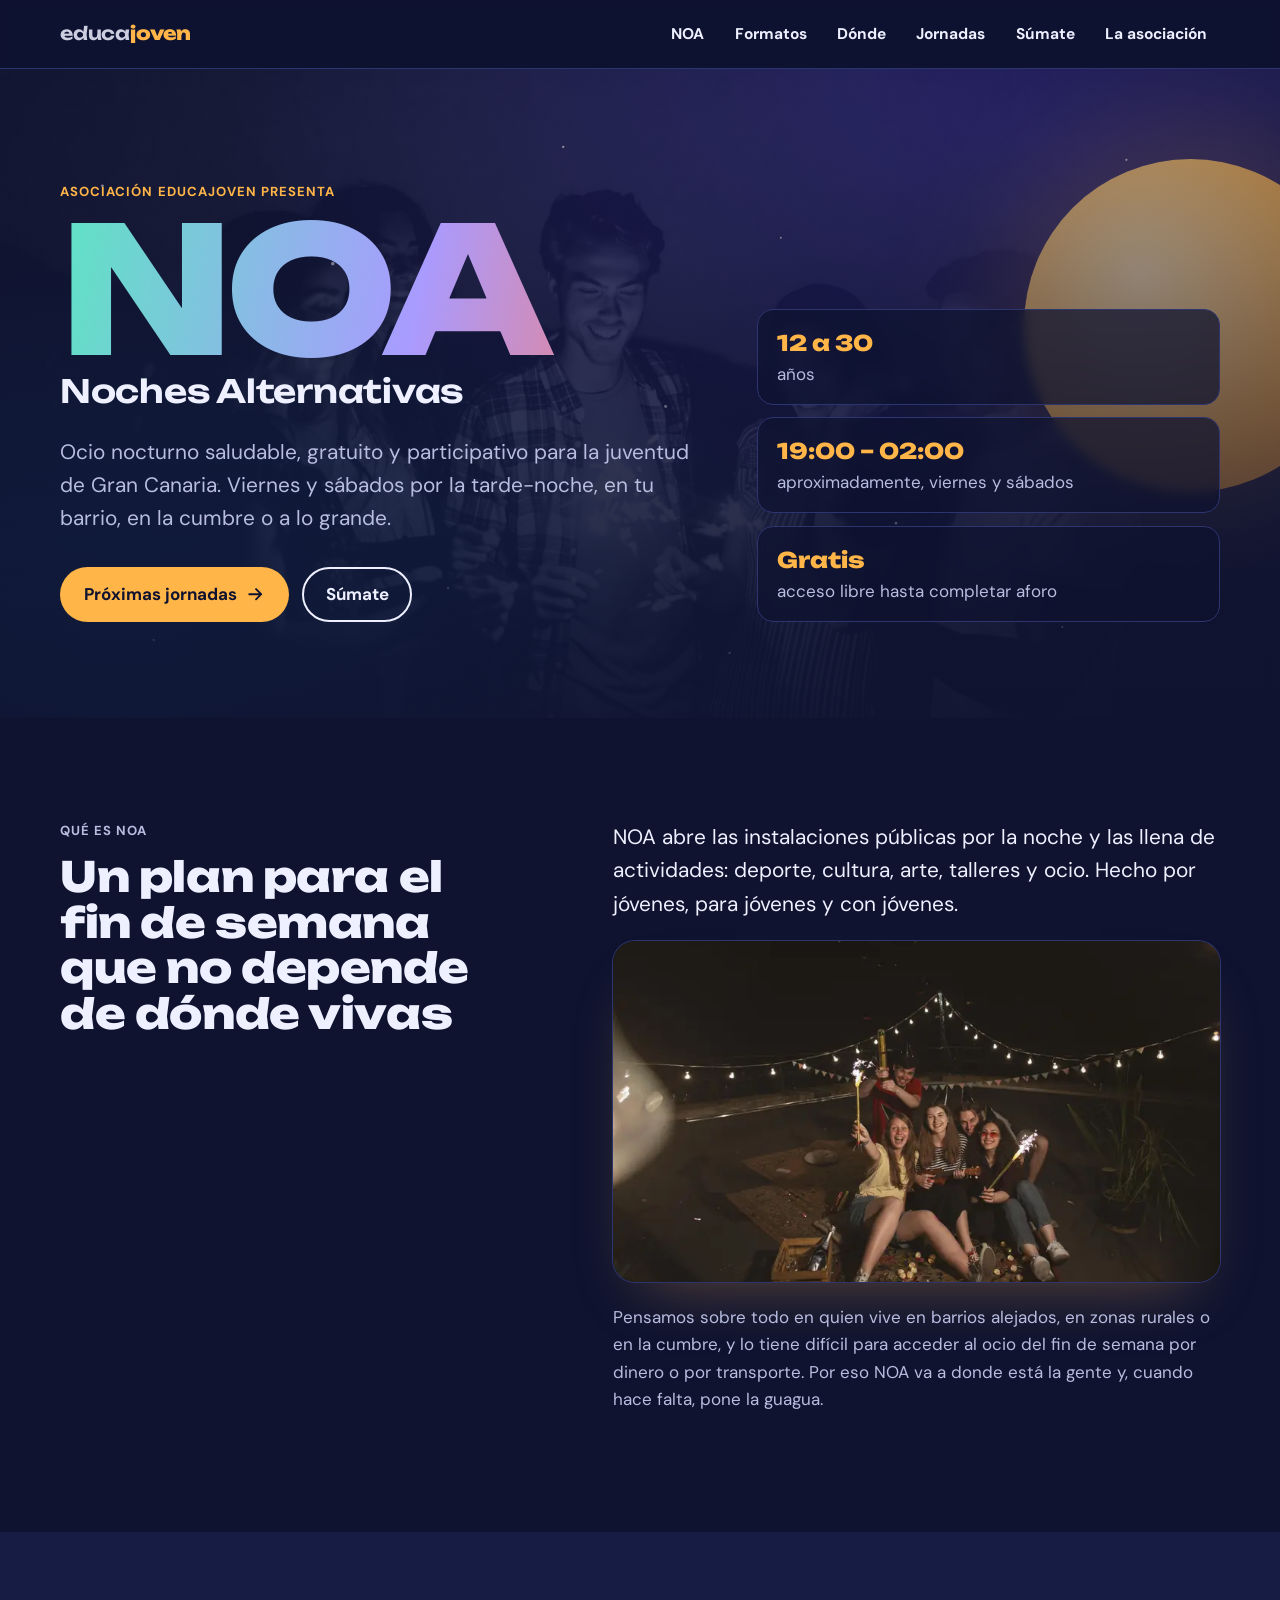
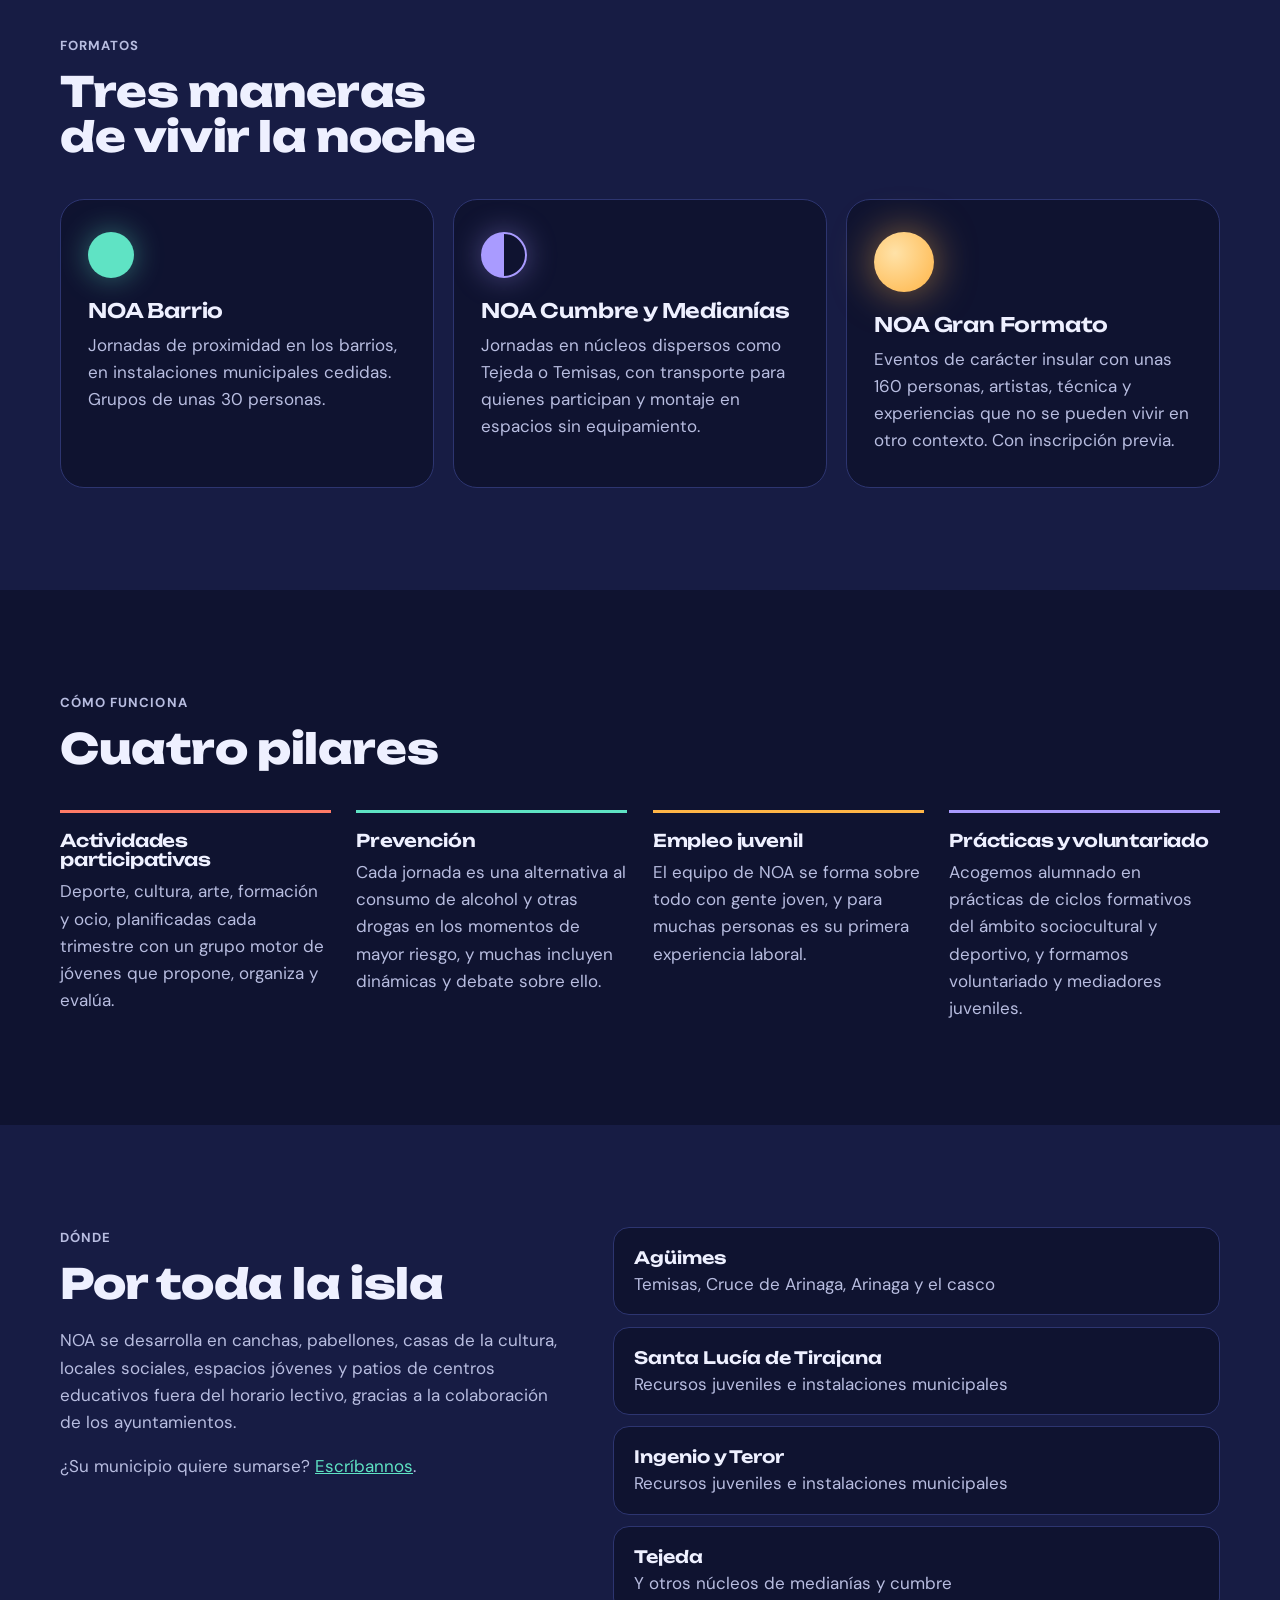
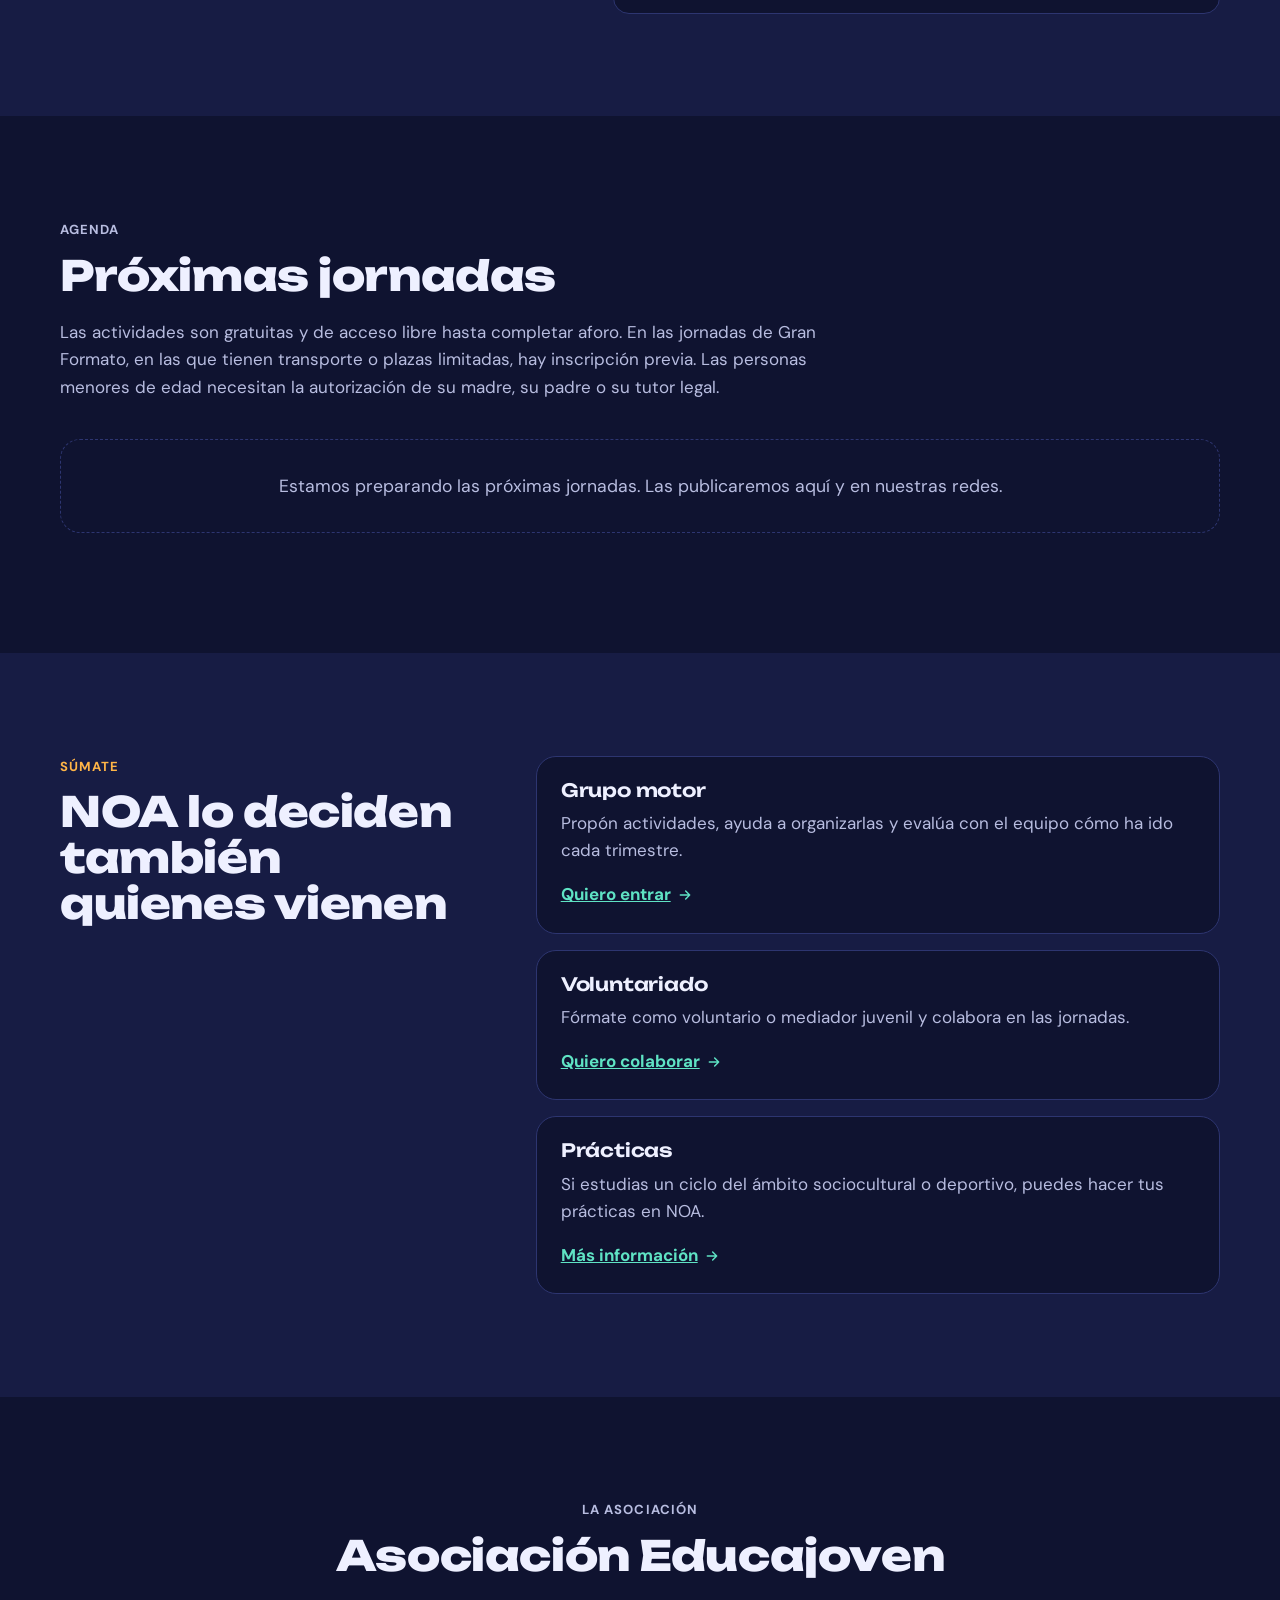
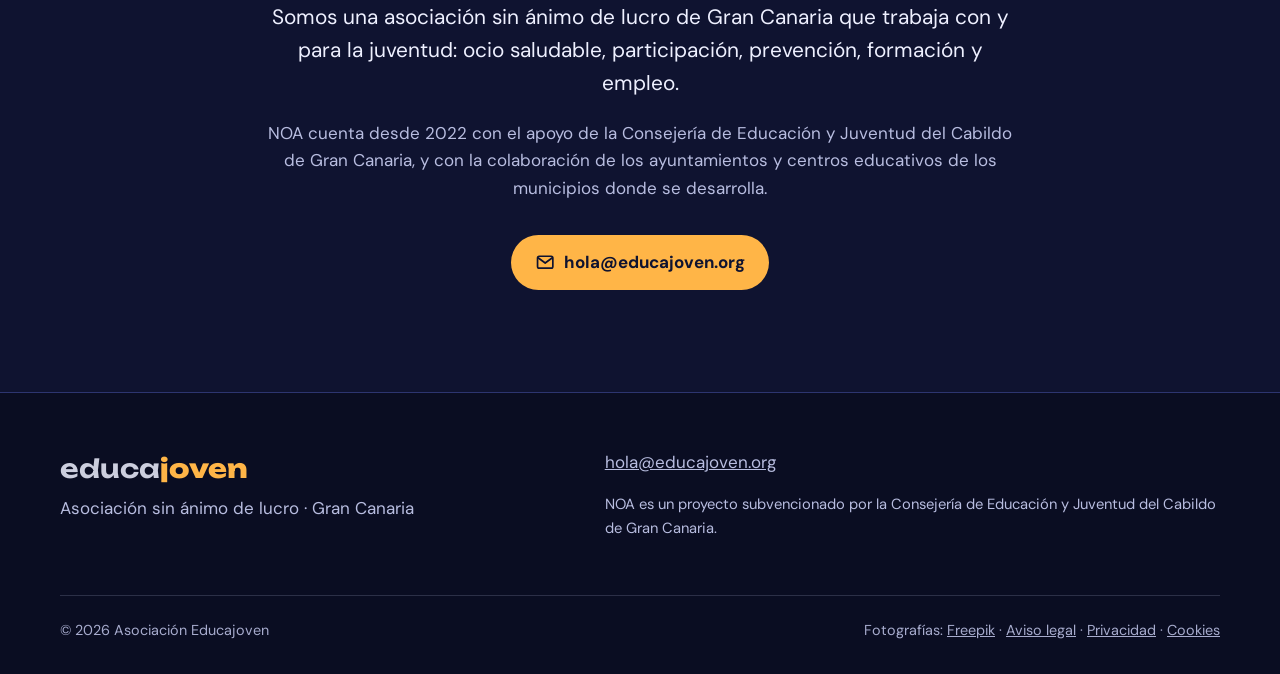
<file: index.html>
<!doctype html>
<html lang="es" class="sin-js">
<head>
<meta charset="utf-8">
<meta name="viewport" content="width=device-width, initial-scale=1">
<title>NOA · Noches Alternativas · Asociación Educajoven</title>
<meta name="description" content="NOA: ocio nocturno saludable, gratuito y participativo para jóvenes de 12 a 30 años en Gran Canaria. Un proyecto de la Asociación Educajoven.">
<link rel="canonical" href="https://educajoven.org/">
<meta name="theme-color" content="#0f1330">
<meta property="og:type" content="website">
<meta property="og:site_name" content="Asociación Educajoven">
<meta property="og:locale" content="es_ES">
<meta property="og:title" content="NOA · Noches Alternativas · Asociación Educajoven">
<meta property="og:description" content="NOA: ocio nocturno saludable, gratuito y participativo para jóvenes de 12 a 30 años en Gran Canaria. Un proyecto de la Asociación Educajoven.">
<meta property="og:url" content="https://educajoven.org/">
<meta property="og:image" content="https://educajoven.org/img/og.png">
<meta name="twitter:card" content="summary_large_image">
<link rel="icon" href="/favicon.svg" type="image/svg+xml">
<link rel="icon" href="/favicon.png" type="image/png">
<link rel="apple-touch-icon" href="/apple-touch-icon.png">
<link rel="manifest" href="/site.webmanifest">
<link rel="preload" href="/fonts/unbounded-latin-800-normal.woff2" as="font" type="font/woff2" crossorigin>
<link rel="preload" href="/fonts/dm-sans-latin-400-normal.woff2" as="font" type="font/woff2" crossorigin>
<link rel="stylesheet" href="/css/estilos.css">
</head>
<body>
<a class="saltar" href="#contenido">Saltar al contenido</a>
<header class="nav">
  <div class="contenedor nav-fila">
    <a class="marca" href="/" aria-label="Asociación Educajoven, ir al inicio"><span class="logo"><span class="logo-educa">educa</span><span class="logo-joven">joven</span></span></a>
    <button class="boton-menu" type="button" aria-controls="menu" aria-expanded="false"><span class="visualmente-oculto">Abrir menú</span><svg viewBox="0 0 24 24" fill="none" stroke="currentColor" stroke-width="2.2" stroke-linecap="round" aria-hidden="true"><path d="M4 7h16M4 12h16M4 17h16"/></svg></button>
    <ul class="menu" id="menu"><li><a href="/#noa">NOA</a></li><li><a href="/#formatos">Formatos</a></li><li><a href="/#donde">Dónde</a></li><li><a href="/#jornadas">Jornadas</a></li><li><a href="/#sumate">Súmate</a></li><li><a href="/#asociacion">La asociación</a></li></ul>
  </div>
</header>
<main id="contenido">
<section class="portada con-foto" id="noa">
  <img class="portada-foto" src="/img/fotos/bengalas-800.webp" srcset="/img/fotos/bengalas-800.webp 800w, /img/fotos/bengalas-1600.webp 1600w" sizes="100vw" alt="" loading="eager" decoding="async" fetchpriority="high">
  <svg class="cielo" aria-hidden="true" focusable="false"><circle cx="8%" cy="18%" r="1.4"/><circle cx="17%" cy="64%" r="1"/><circle cx="26%" cy="30%" r="1.8"/><circle cx="35%" cy="80%" r="1.1"/><circle cx="44%" cy="12%" r="1.2"/><circle cx="52%" cy="52%" r="1.6"/><circle cx="61%" cy="26%" r="1"/><circle cx="70%" cy="70%" r="1.3"/><circle cx="79%" cy="40%" r="1.9"/><circle cx="88%" cy="14%" r="1.1"/><circle cx="94%" cy="58%" r="1.4"/><circle cx="12%" cy="88%" r="1"/><circle cx="57%" cy="90%" r="1.2"/><circle cx="83%" cy="86%" r="1"/></svg>
  <div class="contenedor portada-grid">
    <div>
      <p class="antetitulo">Asociación Educajoven presenta</p>
      <h1><span class="noa">NOA</span><span class="noa-sub">Noches Alternativas</span></h1>
      <p class="entradilla">Ocio nocturno saludable, gratuito y participativo para la juventud de Gran Canaria. Viernes y sábados por la tarde-noche, en tu barrio, en la cumbre o a lo grande.</p>
      <div class="botones">
        <a class="boton boton-luz" href="#jornadas">Próximas jornadas <svg viewBox="0 0 24 24" fill="none" stroke="currentColor" stroke-width="2.2" stroke-linecap="round" stroke-linejoin="round" aria-hidden="true"><path d="M5 12h14M13 6l6 6-6 6"/></svg></a>
        <a class="boton boton-linea" href="#sumate">Súmate</a>
      </div>
    </div>
    <ul class="datos-noa" aria-label="NOA en breve">
      <li><strong>12 a 30</strong><span>años</span></li>
      <li><strong>19:00 – 02:00</strong><span>aproximadamente, viernes y sábados</span></li>
      <li><strong>Gratis</strong><span>acceso libre hasta completar aforo</span></li>
    </ul>
  </div>
  <div class="luna" aria-hidden="true"></div>
</section>

<section class="seccion" aria-labelledby="t-que">
  <div class="contenedor que-grid">
    <div><p class="antetitulo">Qué es NOA</p><h2 id="t-que">Un plan para el fin de semana que no depende de dónde vivas</h2></div>
    <div>
      <p class="entradilla">NOA abre las instalaciones públicas por la noche y las llena de actividades: deporte, cultura, arte, talleres y ocio. Hecho por jóvenes, para jóvenes y con jóvenes.</p>
      <img class="que-foto" src="/img/fotos/fuegos-800.webp" srcset="/img/fotos/fuegos-800.webp 800w, /img/fotos/fuegos-1600.webp 1600w" sizes="(min-width: 860px) 45vw, 92vw" alt="Grupo de amigos celebrando de noche con fuegos artificiales" loading="lazy" decoding="async">
      <p>Pensamos sobre todo en quien vive en barrios alejados, en zonas rurales o en la cumbre, y lo tiene difícil para acceder al ocio del fin de semana por dinero o por transporte. Por eso NOA va a donde está la gente y, cuando hace falta, pone la guagua.</p>
    </div>
  </div>
</section>

<section class="seccion seccion-alta" id="formatos" aria-labelledby="t-formatos">
  <div class="contenedor">
    <div class="cabecera-seccion"><p class="antetitulo">Formatos</p><h2 id="t-formatos">Tres maneras de vivir la noche</h2></div>
    <div class="formatos"><article class="formato formato-barrio aparece"><span class="formato-luna" aria-hidden="true"></span>
      <h3>NOA Barrio</h3><p>Jornadas de proximidad en los barrios, en instalaciones municipales cedidas. Grupos de unas 30 personas.</p></article><article class="formato formato-cumbre aparece"><span class="formato-luna" aria-hidden="true"></span>
      <h3>NOA Cumbre y Medianías</h3><p>Jornadas en núcleos dispersos como Tejeda o Temisas, con transporte para quienes participan y montaje en espacios sin equipamiento.</p></article><article class="formato formato-gran aparece"><span class="formato-luna" aria-hidden="true"></span>
      <h3>NOA Gran Formato</h3><p>Eventos de carácter insular con unas 160 personas, artistas, técnica y experiencias que no se pueden vivir en otro contexto. Con inscripción previa.</p></article></div>
  </div>
</section>

<section class="seccion" aria-labelledby="t-pilares">
  <div class="contenedor">
    <div class="cabecera-seccion"><p class="antetitulo">Cómo funciona</p><h2 id="t-pilares">Cuatro pilares</h2></div>
    <ul class="pilares"><li class="aparece"><h3>Actividades participativas</h3><p>Deporte, cultura, arte, formación y ocio, planificadas cada trimestre con un grupo motor de jóvenes que propone, organiza y evalúa.</p></li><li class="aparece"><h3>Prevención</h3><p>Cada jornada es una alternativa al consumo de alcohol y otras drogas en los momentos de mayor riesgo, y muchas incluyen dinámicas y debate sobre ello.</p></li><li class="aparece"><h3>Empleo juvenil</h3><p>El equipo de NOA se forma sobre todo con gente joven, y para muchas personas es su primera experiencia laboral.</p></li><li class="aparece"><h3>Prácticas y voluntariado</h3><p>Acogemos alumnado en prácticas de ciclos formativos del ámbito sociocultural y deportivo, y formamos voluntariado y mediadores juveniles.</p></li></ul>
  </div>
</section>

<section class="seccion seccion-alta" id="donde" aria-labelledby="t-donde">
  <div class="contenedor donde-grid">
    <div><p class="antetitulo">Dónde</p><h2 id="t-donde">Por toda la isla</h2>
    <p>NOA se desarrolla en canchas, pabellones, casas de la cultura, locales sociales, espacios jóvenes y patios de centros educativos fuera del horario lectivo, gracias a la colaboración de los ayuntamientos.</p>
    <p>¿Su municipio quiere sumarse? <a href="mailto:hola@educajoven.org?subject=Mi%20municipio%20quiere%20sumarse%20a%20NOA">Escríbannos</a>.</p></div>
    <ul class="lugares"><li><strong>Agüimes</strong><span>Temisas, Cruce de Arinaga, Arinaga y el casco</span></li><li><strong>Santa Lucía de Tirajana</strong><span>Recursos juveniles e instalaciones municipales</span></li><li><strong>Ingenio y Teror</strong><span>Recursos juveniles e instalaciones municipales</span></li><li><strong>Tejeda</strong><span>Y otros núcleos de medianías y cumbre</span></li></ul>
  </div>
</section>

<section class="seccion" id="jornadas" aria-labelledby="t-jornadas">
  <div class="contenedor">
    <div class="cabecera-seccion"><p class="antetitulo">Agenda</p><h2 id="t-jornadas">Próximas jornadas</h2>
    <p>Las actividades son gratuitas y de acceso libre hasta completar aforo. En las jornadas de Gran Formato, en las que tienen transporte o plazas limitadas, hay inscripción previa. Las personas menores de edad necesitan la autorización de su madre, su padre o su tutor legal.</p></div>
    <p class="sin-jornadas">Estamos preparando las próximas jornadas. Las publicaremos aquí y en nuestras redes.</p>
  </div>
</section>

<section class="seccion seccion-alta" id="sumate" aria-labelledby="t-sumate">
  <div class="contenedor sumate">
    <div><p class="antetitulo">Súmate</p><h2 id="t-sumate">NOA lo deciden también quienes vienen</h2></div>
    <ul class="sumate-lista">
      <li><h3>Grupo motor</h3><p>Propón actividades, ayuda a organizarlas y evalúa con el equipo cómo ha ido cada trimestre.</p>
        <a href="mailto:hola@educajoven.org?subject=Quiero%20entrar%20en%20el%20grupo%20motor%20de%20NOA">Quiero entrar <svg viewBox="0 0 24 24" fill="none" stroke="currentColor" stroke-width="2.2" stroke-linecap="round" stroke-linejoin="round" aria-hidden="true"><path d="M5 12h14M13 6l6 6-6 6"/></svg></a></li>
      <li><h3>Voluntariado</h3><p>Fórmate como voluntario o mediador juvenil y colabora en las jornadas.</p>
        <a href="mailto:hola@educajoven.org?subject=Quiero%20hacer%20voluntariado%20en%20NOA">Quiero colaborar <svg viewBox="0 0 24 24" fill="none" stroke="currentColor" stroke-width="2.2" stroke-linecap="round" stroke-linejoin="round" aria-hidden="true"><path d="M5 12h14M13 6l6 6-6 6"/></svg></a></li>
      <li><h3>Prácticas</h3><p>Si estudias un ciclo del ámbito sociocultural o deportivo, puedes hacer tus prácticas en NOA.</p>
        <a href="mailto:hola@educajoven.org?subject=Pr%C3%A1cticas%20en%20NOA">Más información <svg viewBox="0 0 24 24" fill="none" stroke="currentColor" stroke-width="2.2" stroke-linecap="round" stroke-linejoin="round" aria-hidden="true"><path d="M5 12h14M13 6l6 6-6 6"/></svg></a></li>
    </ul>
  </div>
</section>



<section class="seccion" id="asociacion" aria-labelledby="t-asoc">
  <div class="contenedor estrecho asociacion">
    <p class="antetitulo">La asociación</p>
    <h2 id="t-asoc">Asociación Educajoven</h2>
    <p class="entradilla">Somos una asociación sin ánimo de lucro de Gran Canaria que trabaja con y para la juventud: ocio saludable, participación, prevención, formación y empleo.</p>
    <p>NOA cuenta desde 2022 con el apoyo de la Consejería de Educación y Juventud del Cabildo de Gran Canaria, y con la colaboración de los ayuntamientos y centros educativos de los municipios donde se desarrolla.</p>
    <a class="boton boton-luz" href="mailto:hola@educajoven.org"><svg viewBox="0 0 24 24" fill="none" stroke="currentColor" stroke-width="2" stroke-linecap="round" stroke-linejoin="round" aria-hidden="true"><rect x="3" y="5" width="18" height="14" rx="2"/><path d="m4 7 8 6 8-6"/></svg> hola@educajoven.org</a>
  </div>
</section>
</main>
<footer class="pie">
  <div class="contenedor">
    <div class="pie-arriba">
      <div><p class="pie-logo"><span class="logo-educa">educa</span><span class="logo-joven">joven</span></p>
      <p>Asociación sin ánimo de lucro · Gran Canaria</p></div>
      <div><p><a href="mailto:hola@educajoven.org">hola@educajoven.org</a></p>
      <p class="pie-nota">NOA es un proyecto subvencionado por la Consejería de Educación y Juventud del Cabildo de Gran Canaria.</p></div>
    </div>
    <div class="pie-base">
      <span>© <span id="anio">2026</span> Asociación Educajoven</span>
      <span>Fotografías: <a href="https://www.freepik.es" rel="noopener">Freepik</a> · <a href="/aviso-legal">Aviso legal</a> · <a href="/privacidad">Privacidad</a> · <a href="/cookies">Cookies</a></span>
    </div>
  </div>
</footer>
<script src="/js/main.js" defer></script>
<script type="application/ld+json">{"@context": "https://schema.org", "@type": "NGO", "name": "Asociación Educajoven", "url": "https://educajoven.org/", "email": "hola@educajoven.org", "taxID": "G10613016", "areaServed": "Gran Canaria", "address": {"@type": "PostalAddress", "streetAddress": "C/ Pi y Margall, 64", "postalCode": "35006", "addressLocality": "Las Palmas de Gran Canaria", "addressCountry": "ES"}}</script>
</body>
</html>
</file>
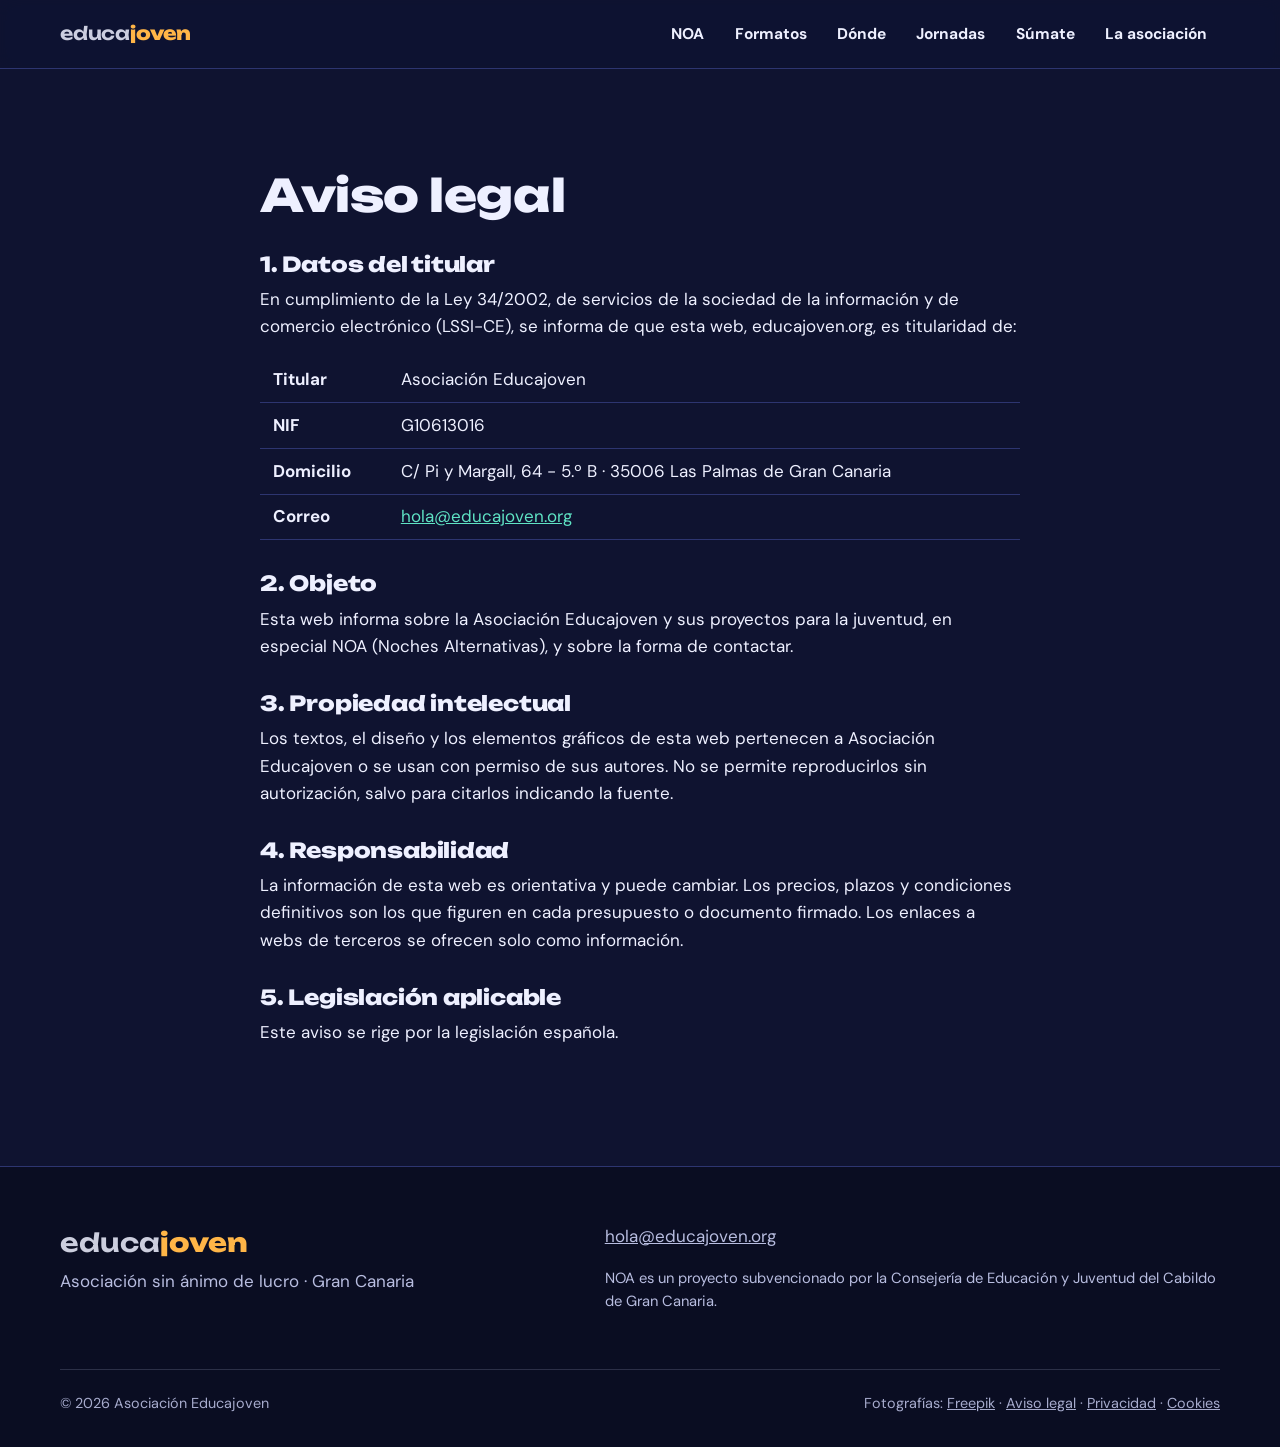
<file: aviso-legal.html>
<!doctype html>
<html lang="es" class="sin-js">
<head>
<meta charset="utf-8">
<meta name="viewport" content="width=device-width, initial-scale=1">
<title>Aviso legal · Asociación Educajoven</title>
<meta name="description" content="Aviso legal de la web de Asociación Educajoven.">
<link rel="canonical" href="https://educajoven.org/aviso-legal">
<meta name="theme-color" content="#0f1330">
<meta property="og:type" content="website">
<meta property="og:site_name" content="Asociación Educajoven">
<meta property="og:locale" content="es_ES">
<meta property="og:title" content="Aviso legal · Asociación Educajoven">
<meta property="og:description" content="Aviso legal de la web de Asociación Educajoven.">
<meta property="og:url" content="https://educajoven.org/aviso-legal">
<meta property="og:image" content="https://educajoven.org/img/og.png">
<meta name="twitter:card" content="summary_large_image">
<link rel="icon" href="/favicon.svg" type="image/svg+xml">
<link rel="icon" href="/favicon.png" type="image/png">
<link rel="apple-touch-icon" href="/apple-touch-icon.png">
<link rel="manifest" href="/site.webmanifest">
<link rel="preload" href="/fonts/unbounded-latin-800-normal.woff2" as="font" type="font/woff2" crossorigin>
<link rel="preload" href="/fonts/dm-sans-latin-400-normal.woff2" as="font" type="font/woff2" crossorigin>
<link rel="stylesheet" href="/css/estilos.css">
</head>
<body>
<a class="saltar" href="#contenido">Saltar al contenido</a>
<header class="nav">
  <div class="contenedor nav-fila">
    <a class="marca" href="/" aria-label="Asociación Educajoven, ir al inicio"><span class="logo"><span class="logo-educa">educa</span><span class="logo-joven">joven</span></span></a>
    <button class="boton-menu" type="button" aria-controls="menu" aria-expanded="false"><span class="visualmente-oculto">Abrir menú</span><svg viewBox="0 0 24 24" fill="none" stroke="currentColor" stroke-width="2.2" stroke-linecap="round" aria-hidden="true"><path d="M4 7h16M4 12h16M4 17h16"/></svg></button>
    <ul class="menu" id="menu"><li><a href="/#noa">NOA</a></li><li><a href="/#formatos">Formatos</a></li><li><a href="/#donde">Dónde</a></li><li><a href="/#jornadas">Jornadas</a></li><li><a href="/#sumate">Súmate</a></li><li><a href="/#asociacion">La asociación</a></li></ul>
  </div>
</header>
<main id="contenido">
<section class="seccion legal"><div class="contenedor estrecho"><h1>Aviso legal</h1><h2>1. Datos del titular</h2>
<p>En cumplimiento de la Ley 34/2002, de servicios de la sociedad de la información y de comercio electrónico (LSSI-CE), se informa de que esta web, educajoven.org, es titularidad de:</p>
<table class="tabla-legal">
<tr><th scope="row">Titular</th><td>Asociación Educajoven</td></tr>
<tr><th scope="row">NIF</th><td>G10613016</td></tr>
<tr><th scope="row">Domicilio</th><td>C/ Pi y Margall, 64 - 5.º B · 35006 Las Palmas de Gran Canaria</td></tr>
<tr><th scope="row">Correo</th><td><a href="mailto:hola@educajoven.org">hola@educajoven.org</a></td></tr>

</table>
<h2>2. Objeto</h2>
<p>Esta web informa sobre la Asociación Educajoven y sus proyectos para la juventud, en especial NOA (Noches Alternativas), y sobre la forma de contactar.</p>
<h2>3. Propiedad intelectual</h2>
<p>Los textos, el diseño y los elementos gráficos de esta web pertenecen a Asociación Educajoven o se usan con permiso de sus autores. No se permite reproducirlos sin autorización, salvo para citarlos indicando la fuente.</p>
<h2>4. Responsabilidad</h2>
<p>La información de esta web es orientativa y puede cambiar. Los precios, plazos y condiciones definitivos son los que figuren en cada presupuesto o documento firmado. Los enlaces a webs de terceros se ofrecen solo como información.</p>
<h2>5. Legislación aplicable</h2>
<p>Este aviso se rige por la legislación española.</p></div></section>
</main>
<footer class="pie">
  <div class="contenedor">
    <div class="pie-arriba">
      <div><p class="pie-logo"><span class="logo-educa">educa</span><span class="logo-joven">joven</span></p>
      <p>Asociación sin ánimo de lucro · Gran Canaria</p></div>
      <div><p><a href="mailto:hola@educajoven.org">hola@educajoven.org</a></p>
      <p class="pie-nota">NOA es un proyecto subvencionado por la Consejería de Educación y Juventud del Cabildo de Gran Canaria.</p></div>
    </div>
    <div class="pie-base">
      <span>© <span id="anio">2026</span> Asociación Educajoven</span>
      <span>Fotografías: <a href="https://www.freepik.es" rel="noopener">Freepik</a> · <a href="/aviso-legal">Aviso legal</a> · <a href="/privacidad">Privacidad</a> · <a href="/cookies">Cookies</a></span>
    </div>
  </div>
</footer>
<script src="/js/main.js" defer></script>

</body>
</html>
</file>
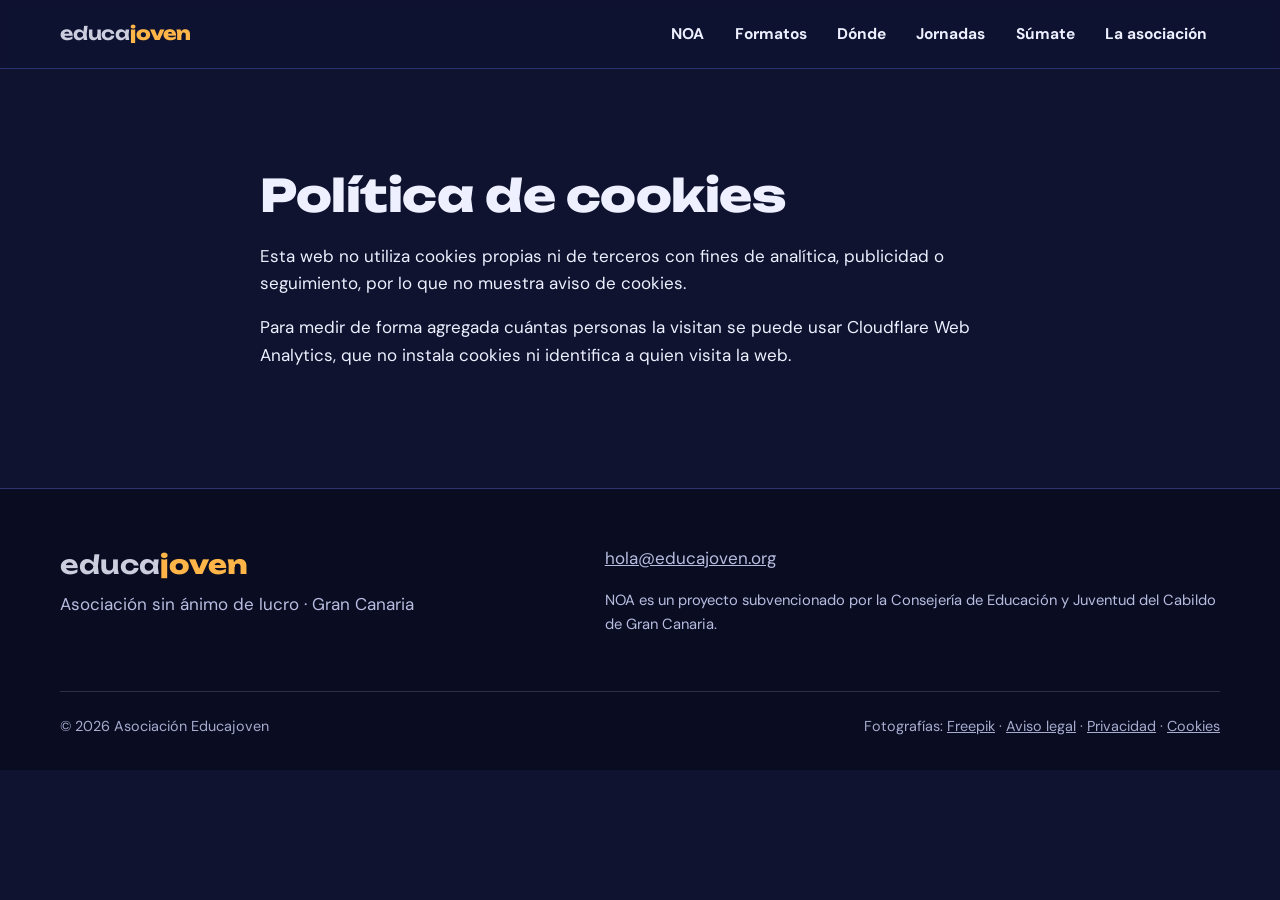
<file: cookies.html>
<!doctype html>
<html lang="es" class="sin-js">
<head>
<meta charset="utf-8">
<meta name="viewport" content="width=device-width, initial-scale=1">
<title>Política de cookies · Asociación Educajoven</title>
<meta name="description" content="Política de cookies de la web de Asociación Educajoven.">
<link rel="canonical" href="https://educajoven.org/cookies">
<meta name="theme-color" content="#0f1330">
<meta property="og:type" content="website">
<meta property="og:site_name" content="Asociación Educajoven">
<meta property="og:locale" content="es_ES">
<meta property="og:title" content="Política de cookies · Asociación Educajoven">
<meta property="og:description" content="Política de cookies de la web de Asociación Educajoven.">
<meta property="og:url" content="https://educajoven.org/cookies">
<meta property="og:image" content="https://educajoven.org/img/og.png">
<meta name="twitter:card" content="summary_large_image">
<link rel="icon" href="/favicon.svg" type="image/svg+xml">
<link rel="icon" href="/favicon.png" type="image/png">
<link rel="apple-touch-icon" href="/apple-touch-icon.png">
<link rel="manifest" href="/site.webmanifest">
<link rel="preload" href="/fonts/unbounded-latin-800-normal.woff2" as="font" type="font/woff2" crossorigin>
<link rel="preload" href="/fonts/dm-sans-latin-400-normal.woff2" as="font" type="font/woff2" crossorigin>
<link rel="stylesheet" href="/css/estilos.css">
</head>
<body>
<a class="saltar" href="#contenido">Saltar al contenido</a>
<header class="nav">
  <div class="contenedor nav-fila">
    <a class="marca" href="/" aria-label="Asociación Educajoven, ir al inicio"><span class="logo"><span class="logo-educa">educa</span><span class="logo-joven">joven</span></span></a>
    <button class="boton-menu" type="button" aria-controls="menu" aria-expanded="false"><span class="visualmente-oculto">Abrir menú</span><svg viewBox="0 0 24 24" fill="none" stroke="currentColor" stroke-width="2.2" stroke-linecap="round" aria-hidden="true"><path d="M4 7h16M4 12h16M4 17h16"/></svg></button>
    <ul class="menu" id="menu"><li><a href="/#noa">NOA</a></li><li><a href="/#formatos">Formatos</a></li><li><a href="/#donde">Dónde</a></li><li><a href="/#jornadas">Jornadas</a></li><li><a href="/#sumate">Súmate</a></li><li><a href="/#asociacion">La asociación</a></li></ul>
  </div>
</header>
<main id="contenido">
<section class="seccion legal"><div class="contenedor estrecho"><h1>Política de cookies</h1><p>Esta web no utiliza cookies propias ni de terceros con fines de analítica, publicidad o seguimiento, por lo que no muestra aviso de cookies.</p>
<p>Para medir de forma agregada cuántas personas la visitan se puede usar Cloudflare Web Analytics, que no instala cookies ni identifica a quien visita la web.</p></div></section>
</main>
<footer class="pie">
  <div class="contenedor">
    <div class="pie-arriba">
      <div><p class="pie-logo"><span class="logo-educa">educa</span><span class="logo-joven">joven</span></p>
      <p>Asociación sin ánimo de lucro · Gran Canaria</p></div>
      <div><p><a href="mailto:hola@educajoven.org">hola@educajoven.org</a></p>
      <p class="pie-nota">NOA es un proyecto subvencionado por la Consejería de Educación y Juventud del Cabildo de Gran Canaria.</p></div>
    </div>
    <div class="pie-base">
      <span>© <span id="anio">2026</span> Asociación Educajoven</span>
      <span>Fotografías: <a href="https://www.freepik.es" rel="noopener">Freepik</a> · <a href="/aviso-legal">Aviso legal</a> · <a href="/privacidad">Privacidad</a> · <a href="/cookies">Cookies</a></span>
    </div>
  </div>
</footer>
<script src="/js/main.js" defer></script>

</body>
</html>
</file>
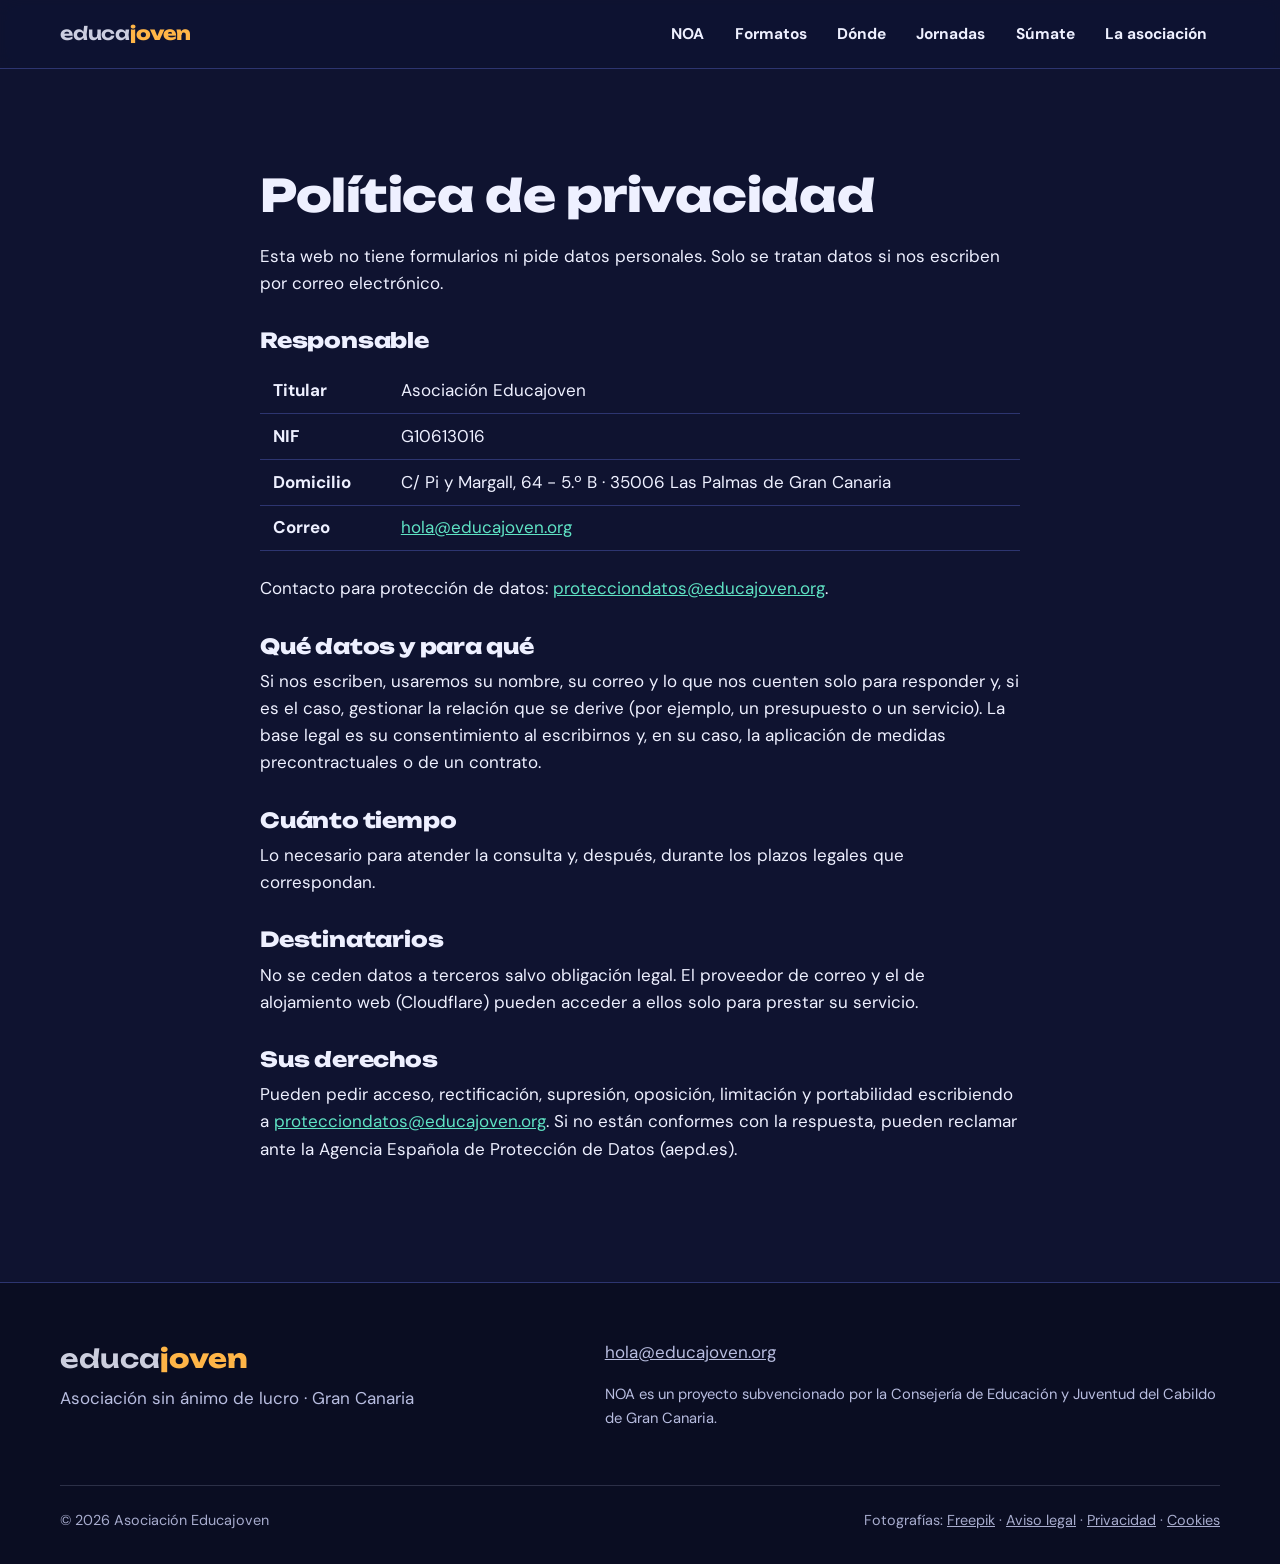
<file: privacidad.html>
<!doctype html>
<html lang="es" class="sin-js">
<head>
<meta charset="utf-8">
<meta name="viewport" content="width=device-width, initial-scale=1">
<title>Política de privacidad · Asociación Educajoven</title>
<meta name="description" content="Política de privacidad de la web de Asociación Educajoven.">
<link rel="canonical" href="https://educajoven.org/privacidad">
<meta name="theme-color" content="#0f1330">
<meta property="og:type" content="website">
<meta property="og:site_name" content="Asociación Educajoven">
<meta property="og:locale" content="es_ES">
<meta property="og:title" content="Política de privacidad · Asociación Educajoven">
<meta property="og:description" content="Política de privacidad de la web de Asociación Educajoven.">
<meta property="og:url" content="https://educajoven.org/privacidad">
<meta property="og:image" content="https://educajoven.org/img/og.png">
<meta name="twitter:card" content="summary_large_image">
<link rel="icon" href="/favicon.svg" type="image/svg+xml">
<link rel="icon" href="/favicon.png" type="image/png">
<link rel="apple-touch-icon" href="/apple-touch-icon.png">
<link rel="manifest" href="/site.webmanifest">
<link rel="preload" href="/fonts/unbounded-latin-800-normal.woff2" as="font" type="font/woff2" crossorigin>
<link rel="preload" href="/fonts/dm-sans-latin-400-normal.woff2" as="font" type="font/woff2" crossorigin>
<link rel="stylesheet" href="/css/estilos.css">
</head>
<body>
<a class="saltar" href="#contenido">Saltar al contenido</a>
<header class="nav">
  <div class="contenedor nav-fila">
    <a class="marca" href="/" aria-label="Asociación Educajoven, ir al inicio"><span class="logo"><span class="logo-educa">educa</span><span class="logo-joven">joven</span></span></a>
    <button class="boton-menu" type="button" aria-controls="menu" aria-expanded="false"><span class="visualmente-oculto">Abrir menú</span><svg viewBox="0 0 24 24" fill="none" stroke="currentColor" stroke-width="2.2" stroke-linecap="round" aria-hidden="true"><path d="M4 7h16M4 12h16M4 17h16"/></svg></button>
    <ul class="menu" id="menu"><li><a href="/#noa">NOA</a></li><li><a href="/#formatos">Formatos</a></li><li><a href="/#donde">Dónde</a></li><li><a href="/#jornadas">Jornadas</a></li><li><a href="/#sumate">Súmate</a></li><li><a href="/#asociacion">La asociación</a></li></ul>
  </div>
</header>
<main id="contenido">
<section class="seccion legal"><div class="contenedor estrecho"><h1>Política de privacidad</h1><p>Esta web no tiene formularios ni pide datos personales. Solo se tratan datos si nos escriben por correo electrónico.</p>
<h2>Responsable</h2>
<table class="tabla-legal">
<tr><th scope="row">Titular</th><td>Asociación Educajoven</td></tr>
<tr><th scope="row">NIF</th><td>G10613016</td></tr>
<tr><th scope="row">Domicilio</th><td>C/ Pi y Margall, 64 - 5.º B · 35006 Las Palmas de Gran Canaria</td></tr>
<tr><th scope="row">Correo</th><td><a href="mailto:hola@educajoven.org">hola@educajoven.org</a></td></tr>

</table>
<p>Contacto para protección de datos: <a href="mailto:protecciondatos@educajoven.org">protecciondatos@educajoven.org</a>.</p>
<h2>Qué datos y para qué</h2>
<p>Si nos escriben, usaremos su nombre, su correo y lo que nos cuenten solo para responder y, si es el caso, gestionar la relación que se derive (por ejemplo, un presupuesto o un servicio). La base legal es su consentimiento al escribirnos y, en su caso, la aplicación de medidas precontractuales o de un contrato.</p>
<h2>Cuánto tiempo</h2>
<p>Lo necesario para atender la consulta y, después, durante los plazos legales que correspondan.</p>
<h2>Destinatarios</h2>
<p>No se ceden datos a terceros salvo obligación legal. El proveedor de correo y el de alojamiento web (Cloudflare) pueden acceder a ellos solo para prestar su servicio.</p>
<h2>Sus derechos</h2>
<p>Pueden pedir acceso, rectificación, supresión, oposición, limitación y portabilidad escribiendo a <a href="mailto:protecciondatos@educajoven.org">protecciondatos@educajoven.org</a>. Si no están conformes con la respuesta, pueden reclamar ante la Agencia Española de Protección de Datos (aepd.es).</p></div></section>
</main>
<footer class="pie">
  <div class="contenedor">
    <div class="pie-arriba">
      <div><p class="pie-logo"><span class="logo-educa">educa</span><span class="logo-joven">joven</span></p>
      <p>Asociación sin ánimo de lucro · Gran Canaria</p></div>
      <div><p><a href="mailto:hola@educajoven.org">hola@educajoven.org</a></p>
      <p class="pie-nota">NOA es un proyecto subvencionado por la Consejería de Educación y Juventud del Cabildo de Gran Canaria.</p></div>
    </div>
    <div class="pie-base">
      <span>© <span id="anio">2026</span> Asociación Educajoven</span>
      <span>Fotografías: <a href="https://www.freepik.es" rel="noopener">Freepik</a> · <a href="/aviso-legal">Aviso legal</a> · <a href="/privacidad">Privacidad</a> · <a href="/cookies">Cookies</a></span>
    </div>
  </div>
</footer>
<script src="/js/main.js" defer></script>

</body>
</html>
</file>
<file: css/estilos.css>
/* ---- Base común (no tocar aquí los colores: van en tema.css) ---- */
*,*::before,*::after{box-sizing:border-box}
html{-webkit-text-size-adjust:100%;scroll-behavior:smooth}
@media (prefers-reduced-motion:reduce){html{scroll-behavior:auto}*,*::before,*::after{animation:none!important;transition:none!important}}
body{margin:0;background:var(--fondo);color:var(--tinta);font-family:var(--letra);font-size:1.0625rem;line-height:1.6;text-rendering:optimizeLegibility;-webkit-font-smoothing:antialiased}
img,svg{display:block;max-width:100%}
a{color:var(--enlace)}
a:hover{text-decoration-thickness:2px}
h1,h2,h3{font-family:var(--letra-titulo);line-height:1.1;margin:0 0 .5em;text-wrap:balance}
p{margin:0 0 1em}
:focus-visible{outline:3px solid var(--foco);outline-offset:3px;border-radius:4px}
.contenedor{width:min(100% - 2rem,1160px);margin-inline:auto}
.estrecho{width:min(100% - 2rem,760px)}
.visualmente-oculto{position:absolute!important;width:1px;height:1px;overflow:hidden;clip:rect(0 0 0 0);white-space:nowrap}
.saltar{position:absolute;left:1rem;top:-4rem;z-index:100;background:var(--tinta);color:var(--fondo);padding:.6rem 1rem;border-radius:6px}
.saltar:focus{top:1rem}
.seccion{padding:clamp(3.5rem,8vw,6.5rem) 0}
.antetitulo{font-size:.82rem;font-weight:700;letter-spacing:.08em;text-transform:uppercase;margin:0 0 .8rem}
.entradilla{font-size:clamp(1.1rem,2vw,1.3rem);max-width:62ch}
.boton{display:inline-flex;align-items:center;gap:.55rem;min-height:48px;padding:.75rem 1.35rem;border-radius:var(--radio-boton,999px);font-weight:700;text-decoration:none;border:2px solid transparent;cursor:pointer;transition:transform .15s,background-color .15s,color .15s}
.boton svg{width:1.2em;height:1.2em}
.boton:hover{transform:translateY(-1px)}
.botones{display:flex;flex-wrap:wrap;gap:.8rem}
/* Navegación */
.nav{position:sticky;top:0;z-index:50;background:var(--nav-fondo);backdrop-filter:saturate(1.4) blur(10px);border-bottom:1px solid var(--linea)}
.nav-fila{display:flex;align-items:center;justify-content:space-between;gap:1rem;min-height:68px}
.marca{display:flex;align-items:center;gap:.6rem;text-decoration:none;color:inherit;font-weight:800}
.menu{display:flex;gap:.3rem;list-style:none;margin:0;padding:0}
.menu a{display:block;padding:.55rem .8rem;border-radius:8px;color:var(--tinta);text-decoration:none;font-weight:600;font-size:.97rem}
.menu a:hover,.menu a[aria-current=page]{background:var(--menu-activo)}
.boton-menu{display:none;background:none;border:0;color:var(--tinta);width:48px;height:48px;padding:10px;cursor:pointer}
@media (max-width:820px){
  .boton-menu{display:block}
  .menu{position:absolute;inset:100% 0 auto 0;flex-direction:column;background:var(--fondo);border-bottom:1px solid var(--linea);padding:.6rem 1rem 1rem;display:none}
  .menu.abierto{display:flex}
  .sin-js .menu{display:flex;position:static;flex-direction:row;flex-wrap:wrap}
  .menu a{padding:.8rem}
}
/* Aparición */
.aparece{opacity:1}
html:not(.sin-js) .aparece{opacity:0;transform:translateY(14px);transition:opacity .6s ease,transform .6s ease}
html:not(.sin-js) .aparece.visible{opacity:1;transform:none}
@media (prefers-reduced-motion:reduce){html:not(.sin-js) .aparece{opacity:1;transform:none}}
/* Pie */
.pie{padding:3.5rem 0 2rem;background:var(--pie-fondo);color:var(--pie-tinta)}
.pie a{color:inherit}
.pie-base{display:flex;flex-wrap:wrap;justify-content:space-between;gap:.6rem 1.5rem;margin-top:2.5rem;padding-top:1.4rem;border-top:1px solid color-mix(in srgb,currentColor 22%,transparent);font-size:.9rem;opacity:.9}
/* Legales y error */
.legal h1{font-size:clamp(2rem,4vw,2.8rem)}
.legal h2{font-size:1.3rem;margin-top:2rem}
.tabla-legal{border-collapse:collapse;margin:1rem 0 1.5rem;width:100%}
.tabla-legal th,.tabla-legal td{text-align:left;padding:.55rem .8rem;border-bottom:1px solid var(--linea);vertical-align:top}
.tabla-legal th{width:8rem;font-weight:700}
.error{text-align:center;min-height:55vh;display:grid;place-items:center}
.error h1{font-size:clamp(2rem,5vw,3.2rem)}

/* ---- Educajoven · NOA: azul noche, luna ámbar y luces de neón ---- */
@font-face{font-family:"Unbounded";font-weight:600;font-display:swap;src:url(/fonts/unbounded-latin-600-normal.woff2) format("woff2")}
@font-face{font-family:"Unbounded";font-weight:800;font-display:swap;src:url(/fonts/unbounded-latin-800-normal.woff2) format("woff2")}
@font-face{font-family:"DM Sans";font-weight:400;font-display:swap;src:url(/fonts/dm-sans-latin-400-normal.woff2) format("woff2")}
@font-face{font-family:"DM Sans";font-weight:700;font-display:swap;src:url(/fonts/dm-sans-latin-700-normal.woff2) format("woff2")}
:root{
  --noche:#0f1330;--noche-2:#171c44;--noche-3:#222a5c;--texto:#eef0ff;--suave:#b8bde0;--ambar:#ffb547;--coral:#ff7a66;--menta:#5fe3c4;--lila:#a99bff;
  --fondo:var(--noche);--tinta:var(--texto);--enlace:var(--menta);--foco:var(--ambar);--linea:#2d3570;
  --letra:"DM Sans",system-ui,sans-serif;--letra-titulo:"Unbounded",system-ui,sans-serif;
  --nav-fondo:rgba(15,19,48,.86);--menu-activo:var(--noche-3);--pie-fondo:#0a0d22;--pie-tinta:var(--suave)
}
h1,h2,h3{font-weight:800;letter-spacing:-.01em}
h3{font-weight:600}
.antetitulo{color:var(--ambar)}
.logo{font-family:var(--letra-titulo);font-size:1.15rem;letter-spacing:-.01em}
.logo-educa{font-weight:600;opacity:.85}
.logo-joven{font-weight:800;color:var(--ambar)}
.boton-luz{background:var(--ambar);color:var(--noche)}
.boton-luz:hover{background:#ffc86f}
.boton-linea{border-color:var(--texto);color:var(--texto)}
.boton-linea:hover{background:var(--texto);color:var(--noche)}
.cabecera-seccion{max-width:780px;margin-bottom:2.4rem}
.cabecera-seccion p{color:var(--suave)}
.cabecera-seccion h2,.que-grid h2,.donde-grid h2,.sumate h2,.asociacion h2{font-size:clamp(1.7rem,3.6vw,2.6rem)}
.seccion-alta{background:var(--noche-2)}

/* Portada */
.portada{position:relative;overflow:hidden;padding:clamp(3.5rem,9vw,7rem) 0 clamp(3.5rem,8vw,6rem);background:radial-gradient(ellipse at 80% 10%,#2a2470 0%,transparent 55%),radial-gradient(ellipse at 10% 100%,#1b3a63 0%,transparent 50%),var(--noche)}
.cielo{position:absolute;inset:0;width:100%;height:100%;fill:#fff;opacity:.7}
.luna{position:absolute;right:clamp(-120px,-6vw,-40px);top:clamp(40px,8vw,90px);width:clamp(180px,26vw,360px);aspect-ratio:1;border-radius:50%;background:radial-gradient(circle at 35% 35%,#ffe2a8,var(--ambar) 60%,#e8892b);box-shadow:0 0 120px 30px rgba(255,181,71,.25);opacity:.9}
.portada-grid{position:relative;z-index:1;display:grid;grid-template-columns:1.4fr 1fr;gap:3rem;align-items:end}
.portada h1{margin:0 0 1.6rem}
.noa{display:block;font-size:clamp(5rem,17vw,11rem);line-height:.85;letter-spacing:-.04em;background:linear-gradient(100deg,var(--menta),var(--lila) 55%,var(--coral));-webkit-background-clip:text;background-clip:text;color:transparent}
.noa-sub{display:block;font-size:clamp(1.2rem,3vw,2rem);font-weight:600;margin-top:.6rem}
.portada .entradilla{color:var(--suave);margin-bottom:2rem}
.datos-noa{list-style:none;margin:0;padding:0;display:grid;gap:.8rem}
.datos-noa li{background:rgba(15,19,48,.72);backdrop-filter:blur(6px);border:1px solid var(--linea);border-radius:16px;padding:1rem 1.2rem}
.datos-noa strong{display:block;font-family:var(--letra-titulo);font-size:1.35rem;color:var(--ambar)}
.datos-noa span{color:var(--suave)}
@media (max-width:860px){.portada-grid{grid-template-columns:1fr;gap:2rem}.luna{opacity:.45}}

/* Qué es */
.que-grid,.donde-grid{display:grid;grid-template-columns:1fr 1.2fr;gap:3rem;align-items:start}
.que-grid p,.donde-grid p{color:var(--suave)}
.que-grid .entradilla{color:var(--texto)}
@media (max-width:860px){.que-grid,.donde-grid{grid-template-columns:1fr;gap:1rem}}

/* Formatos */
.formatos{display:grid;grid-template-columns:repeat(auto-fit,minmax(min(100%,280px),1fr));gap:1.2rem}
.formato{background:var(--noche);border:1px solid var(--linea);border-radius:24px;padding:2rem 1.7rem}
.formato p{color:var(--suave);margin:0}
.formato h3{font-size:1.25rem}
.formato-luna{display:block;width:46px;height:46px;border-radius:50%;margin-bottom:1.4rem}
.formato-barrio .formato-luna{background:var(--menta);box-shadow:0 0 30px rgba(95,227,196,.45)}
.formato-cumbre .formato-luna{background:linear-gradient(90deg,var(--lila) 50%,transparent 50%);border:2px solid var(--lila);box-shadow:0 0 30px rgba(169,155,255,.4)}
.formato-gran .formato-luna{width:60px;height:60px;background:radial-gradient(circle at 35% 35%,#ffe2a8,var(--ambar));box-shadow:0 0 40px rgba(255,181,71,.55)}

/* Pilares */
.pilares{list-style:none;margin:0;padding:0;display:grid;grid-template-columns:repeat(auto-fit,minmax(min(100%,240px),1fr));gap:1.6rem}
.pilares li{border-top:3px solid var(--coral);padding-top:1.1rem}
.pilares li:nth-child(2){border-color:var(--menta)}.pilares li:nth-child(3){border-color:var(--ambar)}.pilares li:nth-child(4){border-color:var(--lila)}
.pilares h3{font-size:1.1rem}
.pilares p{color:var(--suave);margin:0}

/* Dónde */
.lugares{list-style:none;margin:0;padding:0;display:grid;gap:.7rem}
.lugares li{display:flex;flex-direction:column;background:var(--noche);border:1px solid var(--linea);border-radius:16px;padding:1rem 1.2rem}
.lugares strong{font-family:var(--letra-titulo);font-weight:600}
.lugares span{color:var(--suave)}

/* Jornadas */
.sin-jornadas{border:1px dashed var(--linea);border-radius:20px;padding:2rem;text-align:center;color:var(--suave);font-size:1.1rem}
.jornadas{list-style:none;margin:0;padding:0;display:grid;gap:.9rem}
.jornada{display:grid;grid-template-columns:200px 1fr auto;gap:1.2rem;align-items:center;background:var(--noche-2);border:1px solid var(--linea);border-radius:18px;padding:1.2rem 1.4rem}
.jornada-fecha strong{display:block;font-family:var(--letra-titulo);font-weight:600;color:var(--ambar);text-transform:capitalize}
.jornada-fecha span{color:var(--suave)}
.jornada h3{font-size:1.1rem;margin-bottom:.3rem}
.jornada p{display:flex;gap:.4rem;align-items:center;color:var(--suave);margin:0}
.jornada p svg{width:1.05rem;height:1.05rem;flex:none}
.etiqueta{display:inline-block;margin-top:.5rem;padding:.2rem .7rem;border-radius:999px;border:1px solid var(--menta);color:var(--menta);font-size:.85rem;font-weight:700}
@media (max-width:760px){.jornada{grid-template-columns:1fr;gap:.6rem}}

/* Súmate */
.sumate{display:grid;grid-template-columns:1fr 1.6fr;gap:3rem}
.sumate-lista{list-style:none;margin:0;padding:0;display:grid;gap:1rem}
.sumate-lista li{background:var(--noche);border:1px solid var(--linea);border-radius:20px;padding:1.5rem}
.sumate-lista h3{font-size:1.15rem}
.sumate-lista p{color:var(--suave)}
.sumate-lista a{font-weight:700;display:inline-flex;gap:.4rem;align-items:center}
.sumate-lista a svg{width:1rem;height:1rem}
@media (max-width:860px){.sumate{grid-template-columns:1fr;gap:1rem}}

/* Asociación */
.asociacion{text-align:center}
.asociacion p{color:var(--suave)}
.asociacion .entradilla{color:var(--texto);margin-inline:auto}
.asociacion .boton{margin-top:1rem;word-break:break-all}

/* Pie */
.pie{border-top:1px solid var(--linea)}
.pie-arriba{display:grid;grid-template-columns:1fr 1.2fr;gap:2rem}
.pie-logo{font-family:var(--letra-titulo);font-size:1.6rem;color:var(--texto);margin-bottom:.3rem}
.pie-nota{font-size:.92rem}
@media (max-width:700px){.pie-arriba{grid-template-columns:1fr}}
.legal,.error{color:var(--texto)}

/* ---- Fotos ---- */
.portada .portada-foto{position:absolute;inset:0;width:100%;height:100%;object-fit:cover;opacity:.32;mix-blend-mode:luminosity}
.portada.con-foto::after{content:"";position:absolute;inset:0;background:linear-gradient(180deg,rgba(15,19,48,.2),rgba(15,19,48,.85));pointer-events:none}
.portada.con-foto .portada-grid{z-index:2}
.que-foto{width:100%;aspect-ratio:16/9;object-fit:cover;border-radius:22px;margin:.5rem 0 1.4rem;box-shadow:0 0 0 1px var(--linea),0 30px 60px -30px rgba(255,181,71,.35)}
.proyectos{display:grid;grid-template-columns:repeat(auto-fill,minmax(min(100%,300px),1fr));gap:1.2rem}
.proyecto{background:var(--noche);border:1px solid var(--linea);border-radius:22px;overflow:hidden}
.proyecto-foto{width:100%;aspect-ratio:16/10;object-fit:cover}
.proyecto-txt{padding:1.5rem}
.proyecto-txt p{color:var(--suave)}
.proyecto-txt a{font-weight:700;display:inline-flex;gap:.4rem;align-items:center}
.proyecto-txt a svg{width:1rem;height:1rem}
</file>
